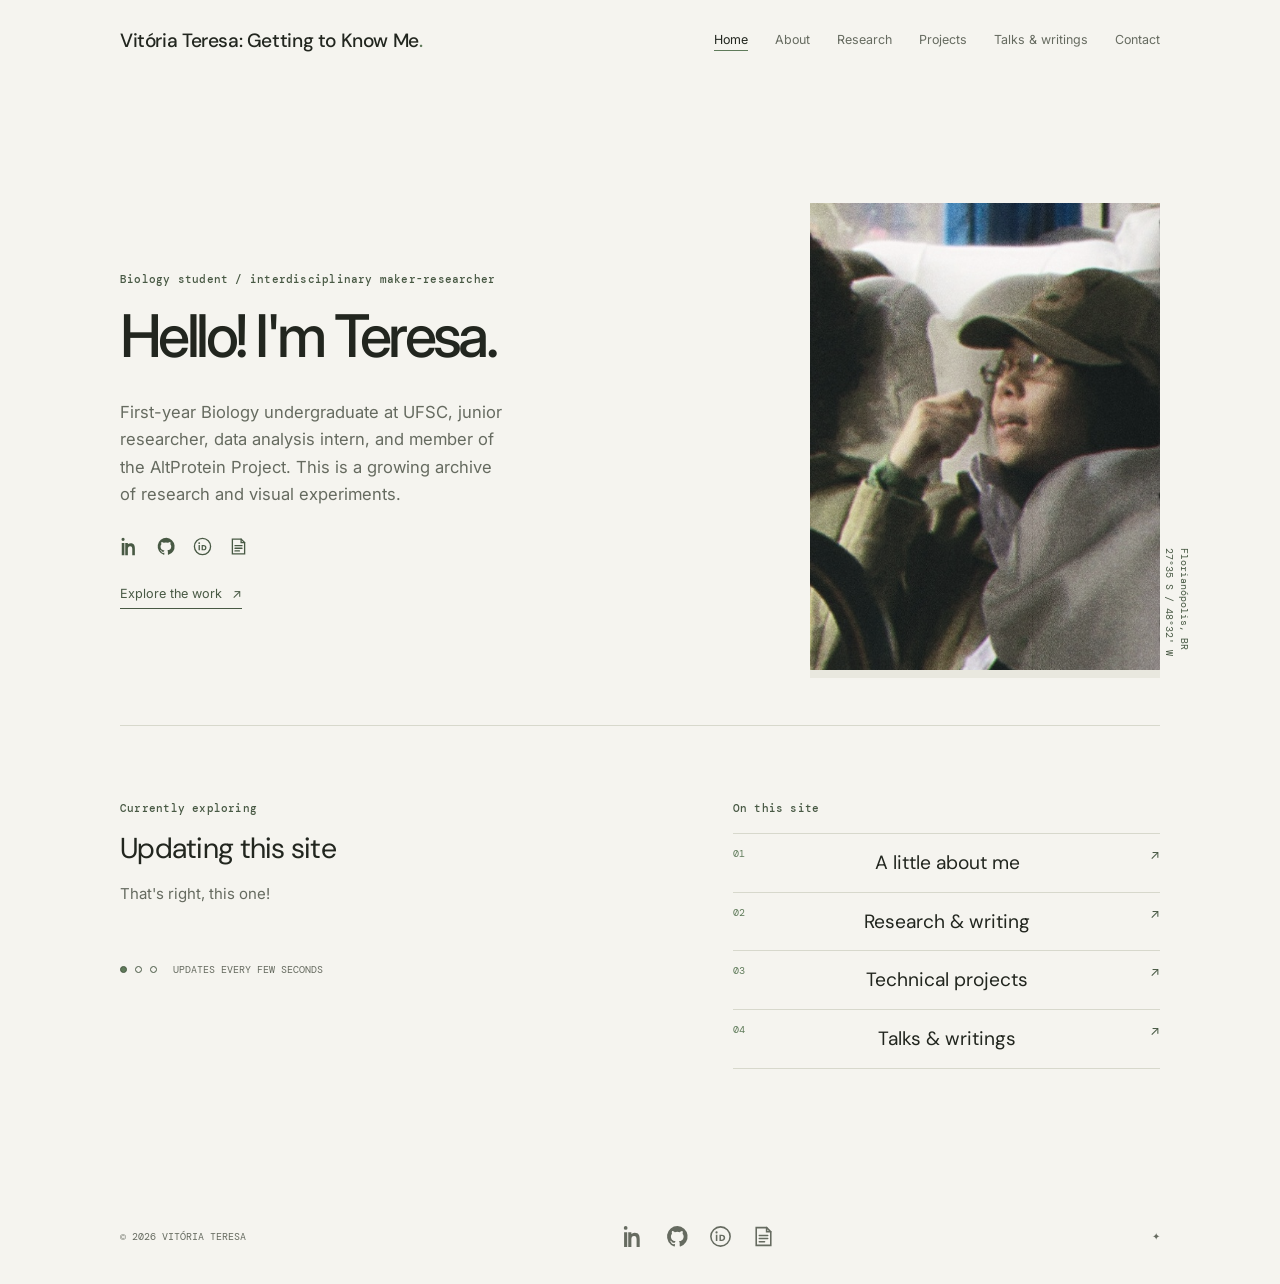
<file: index.html>
<!DOCTYPE html>
<html lang="en">
<head>
  <meta charset="UTF-8">
  <meta name="viewport" content="width=device-width, initial-scale=1.0">
  <meta name="description" content="Teresa: A Portfolio.">
  <title>Vitória Teresa — Biology &amp; making</title>
  <link rel="preconnect" href="https://fonts.googleapis.com">
  <link rel="preconnect" href="https://fonts.gstatic.com" crossorigin>
  <link href="https://fonts.googleapis.com/css2?family=DM+Mono:wght@400;500&family=DM+Sans:wght@400;500;600;700&family=Inter:wght@400;500;600&display=swap" rel="stylesheet">
  <link rel="stylesheet" href="style.css">
</head>
<body>
  <header class="site-header">
    <a href="#home" class="wordmark" data-tab-link="home">Vitória Teresa: Getting to Know Me<span class="wordmark-dot">.</span></a>
    <nav class="tab-nav" aria-label="Main navigation">
      <a href="#home" data-tab-link="home">Home</a>
      <a href="#about" data-tab-link="about">About</a>
      <a href="#research" data-tab-link="research">Research</a>
      <a href="#projects" data-tab-link="projects">Projects</a>
      <a href="#talks-writings" data-tab-link="talks-writings">Talks &amp; writings</a>
      <a href="#contact" data-tab-link="contact">Contact</a>
    </nav>
    <button class="menu-toggle" type="button" aria-label="Toggle navigation" aria-expanded="false">Menu</button>
  </header>

  <main>
    <section class="page active" id="home" data-page="home" aria-labelledby="home-title">
      <div class="hero">
        <div class="hero-copy">
          <p class="eyebrow">Biology student <span aria-hidden="true">/</span> interdisciplinary maker-researcher</p>
          <h1 id="home-title">Hello! I'm Teresa.</h1>
          <p class="hero-intro">First-year Biology undergraduate at UFSC, junior researcher, data analysis intern, and member of the AltProtein Project. This is a growing archive of research and visual experiments.</p>
          <nav class="hero-social-links" aria-label="Social profiles">
            <a href="https://www.linkedin.com/in/vitóriaconrado" target="_blank" rel="noreferrer" aria-label="LinkedIn"><svg class="social-icon" viewBox="0 0 24 24" aria-hidden="true"><path d="M5 8H2v14h3V8ZM3.5 2a1.8 1.8 0 1 0 0 3.6A1.8 1.8 0 0 0 3.5 2ZM9 8H6v14h3v-7c0-1.8.4-3.4 2.6-3.4 2.2 0 2.4 1.9 2.4 3.6V22h3v-7.4c0-3.6-.8-6.3-4.8-6.3-1.9 0-3.1 1-3.7 2H9V8Z"/></svg></a>
            <a href="https://github.com/vitoriaconrado" target="_blank" rel="noreferrer" aria-label="GitHub"><svg class="social-icon" viewBox="0 0 24 24" aria-hidden="true"><path d="M12 2a10 10 0 0 0-3.2 19.5c.5.1.7-.2.7-.5v-1.8c-2.8.6-3.4-1.2-3.4-1.2-.5-1.1-1.1-1.4-1.1-1.4-.9-.6.1-.6.1-.6 1 0 1.5 1 1 1 .9 1.5 2.4 1.1 3 .8.1-.6.3-1 .6-1.2-2.2-.3-4.5-1.1-4.5-4.8 0-1 .4-1.9 1-2.5-.1-.3-.4-1.2.1-2.5 0 0 .8-.3 2.6 1a9 9 0 0 1 4.8 0c1.8-1.3 2.6-1 2.6-1 .5 1.3.2 2.2.1 2.5.6.6 1 1.5 1 2.5 0 3.7-2.3 4.5-4.5 4.8.4.3.7.9.7 1.8V21c0 .3.2.6.7.5A10 10 0 0 0 12 2Z"/></svg></a>
            <a href="https://orcid.org/0009-0000-1204-6485" target="_blank" rel="noreferrer" aria-label="ORCID"><svg class="social-icon" viewBox="0 0 24 24" aria-hidden="true"><circle cx="12" cy="12" r="9.25" fill="none" stroke="currentColor" stroke-width="1.5"/><circle cx="8.2" cy="8.1" r="1.05"/><path d="M7.5 10.3h1.5v6.1H7.5zM11 10.3h2.1c2.2 0 3.4 1.1 3.4 3s-1.2 3.1-3.4 3.1H11v-1.3h1.9c1.3 0 2.1-.6 2.1-1.8s-.8-1.7-2.1-1.7h-.5v4.8H11v-6.1Z"/></svg></a>
            <a href="https://lattes.cnpq.br/3687382235785612" target="_blank" rel="noreferrer" aria-label="Lattes"><svg class="social-icon" viewBox="0 0 24 24" aria-hidden="true"><path d="M5 3.5h10l4 4V20.5H5V3.5Z" fill="none" stroke="currentColor" stroke-width="1.5"/><path d="M15 3.5v4h4M8 11h8M8 14h8M8 17h5" fill="none" stroke="currentColor" stroke-width="1.5" stroke-linecap="round"/></svg></a>
          </nav>
          <a class="text-link" href="#projects" data-tab-link="projects">Explore the work <span aria-hidden="true">↗</span></a>
        </div>
        <div class="hero-portrait">
          <img src="images/portrait.jpeg" alt="portrait">
          <span class="portrait-caption">Florianópolis, BR<br>27°35 S / 48°32′ W</span>
        </div>
      </div>
      <div class="home-grid">
        <div class="home-feature">
          <p class="eyebrow">Currently exploring</p>
          <div class="status-display" aria-live="polite">
            <h2 id="current-status-title">Updating this site</h2>
            <p id="current-status-description">That's right, this one!</p>
          </div>
          <div class="status-controls" aria-label="Currently exploring updates">
            <button class="status-control active" type="button" data-status-index="0" aria-label="Show update 1"></button>
            <button class="status-control" type="button" data-status-index="1" aria-label="Show update 2"></button>
            <button class="status-control" type="button" data-status-index="2" aria-label="Show update 3"></button>
            <span class="status-hint">Updates every few seconds</span>
          </div>
        </div>
        <div class="home-index">
          <p class="eyebrow">On this site</p>
          <a href="#about" data-tab-link="about"><span>01</span> A little about me <b>↗</b></a>
          <a href="#research" data-tab-link="research"><span>02</span> Research &amp; writing <b>↗</b></a>
          <a href="#projects" data-tab-link="projects"><span>03</span> Technical projects <b>↗</b></a>
          <a href="#talks-writings" data-tab-link="talks-writings"><span>04</span> Talks &amp; writings <b>↗</b></a>
        </div>
      </div>
    </section>

    <section class="page" id="about" data-page="about" aria-labelledby="about-title" hidden>
      <div class="page-heading">
        <p class="eyebrow">01 / About</p>
        <h1 id="about-title">about</h1>
      </div>
      <div class="about-layout">
        <div>
          <p class="large-copy">The obligatory credentials section.</p>
          <p>I’m Vitória Teresa (either name is fine), born and raised on the cold mountains of southern Brazil. I'm currently pursing a BSc in Biological Sciences at the Federal University of Santa Catarina (UFSC), focusing on public health, biosecurity, global risk analysis and data sciences. A member of the AltProtein Project UFSC (affiliated with The Good Food Institute), student representative on the Biological Sciences Course Board, a data analysis intern, and a junior researcher investigating Brazil’s cultivated-meat regulatory scene.</p>
        </div>
        <dl class="facts">
          <div><dt>Based in</dt><dd>Brazil</dd></div>
          <div><dt>Studying</dt><dd>Biological sciences</dd></div>
          <div><dt>Interested in</dt><dd>Public health · Data analysis · Biosecurity </dd></div>
          <div><dt>Also exploring</dt><dd>AI control/risk</dd></div>
        </dl>
      </div>
      <div class="values-section">
          <div>
            <p class="eyebrow">What I care about</p>
            <p class="section-hint">Ideas and pathways I want to make more visible.</p>
            <figure class="about-image">
              <img src="images/construction.png" alt="In construction template">
              <figcaption>A little more context, beyond the credentials.</figcaption>
            </figure>
          </div>
         <div class="values-list">
           <article><h2>Expanding youth-led initiatives and innovation</h2><p>Making independent research, collaborative project-building, and international networks more visible to students in Brazil and across the Global South.</p></article>
           <article><h2>Latin American intellectual independence</h2><p>Recognizing and contributing (in the ways that I can) to the scientific, philosophical, and historical corpus of my land.</p></article>
           <article><h2>Effective altruism frameworks</h2><p>Using cause prioritization and long-term thinking to guide decisions.</p></article>
           <article><h2>Responsible & regulated AI usage</h2><p>Discussing the risks of LLMs and other types of AI growing uncontrollably. </p></article>
         </div>
      </div>
      <div class="cv-sections">
        <div class="cv-section">
          <div><p class="eyebrow">Academic education</p><p class="section-hint">Degrees, institutions, and formal academic training.</p></div>
          <div class="cv-entries">
            <div class="cv-entry"><div class="cv-date"><img class="cv-logo" src="images/logo-ufsc.png" alt="UFSC logo"><span>2026 — now</span></div><div><h2>BSc in Biological Sciences</h2><p>Federal University of Santa Catarina (UFSC)</p></div></div>
          </div>
        </div>
        <div class="cv-section">
          <div><p class="eyebrow">Work experience</p><p class="section-hint">Research roles, internships, and professional experience.</p></div>
          <div class="cv-entries">
            <div class="cv-entry"><div class="cv-date"><img class="cv-logo" src="images/logo-descarbonize.jpg" alt="Descarbonize logo"><span>2026 — now</span></div><div><h2> Data analysis assistant intern · Descarbonize</h2><p>Analysis, research support, and building useful ways to communicate data inside Brazilian-European startup Descarbonize.</p></div></div>
            <div class="cv-entry"><div class="cv-date"><img class="cv-logo" src="images/logo-ufsc.png" alt="UFSC logo"><span>2026 — now</span></div><div><h2>Junior researcher</h2><p>Participating as a junior researcher inside the project “Current regulatory frameworks for alternative proteins: Brazil and international perspectives” &amp; currently conducting independent research on AMR and MDR-TB in southern Brazil. </p></div></div>
          </div>
        </div>
        <div class="cv-section">
          <div><p class="eyebrow">Volunteering and collaborative work</p><p class="section-hint">Student representation, volunteer research, and collaborative initiatives.</p></div>
          <div class="cv-entries">
           <div class="cv-entry"><div class="cv-date"><img class="cv-logo" src="images/logo-altprotein.webp" alt="UFSC AltProtein Project logo"><span>2026 — now</span></div><div><h2>Member, Innovation &amp; Technology Board · AltProtein Project, UFSC</h2><p>Volunteer research and outreach connected to GFI Brasil.</p></div></div>
           <div class="cv-entry"><div class="cv-date"><img class="cv-logo" src="images/logo-ufsc.png" alt="UFSC logo"><span>2026 — now</span></div><div><h2>Student representative · UFSC Biological Sciences Course Board</h2><p>Representing students in course-level academic and collaborative discussions.</p></div></div>
          </div>
        </div>
         <div class="cv-section">
          <div><p class="eyebrow">Complementary learning</p><p class="section-hint">Courses, workshops, certificates, and independent study.</p></div>
          <div class="cv-entries">
            <div class="cv-entry"><div class="cv-date"><img class="cv-logo" src="images/logo-out4u.jpg" alt="Out4Undergrad logo"><span>2026 — now</span></div><div><h2>Mentee · Out4Undergrad </h2><p>Selected for Out4Undergrad’s mentorship and professional development program.</p></div></div>

          </div>
        </div>
        <div class="cv-section language-section">
          <div><p class="eyebrow">Languages</p><p class="section-hint">Working languages and current learning.</p></div>
          <div class="language-list">
           <article class="language-entry">
             <div class="language-heading"><h2>Portuguese</h2><span>Native</span></div>
             <dl class="language-skills">
               <div><dt>Read</dt><dd>Fluently</dd></div>
               <div><dt>Speak</dt><dd>Fluently</dd></div>
               <div><dt>Write</dt><dd>Fluently</dd></div>
               <div><dt>Understand</dt><dd>Fluently</dd></div>
             </dl>
           </article>
           <article class="language-entry">
             <div class="language-heading"><h2>English</h2><span>Fluent</span></div>
             <dl class="language-skills">
               <div><dt>Read</dt><dd>Fluently</dd></div>
               <div><dt>Speak</dt><dd>Fluently</dd></div>
               <div><dt>Write</dt><dd>Fluently</dd></div>
               <div><dt>Understand</dt><dd>Fluently</dd></div>
             </dl>
           </article>
           <article class="language-entry">
             <div class="language-heading"><h2>French</h2><span>Beginner · In development</span></div>
             <dl class="language-skills">
               <div><dt>Read</dt><dd>Reasonably</dd></div>
               <div><dt>Speak</dt><dd>A little</dd></div>
               <div><dt>Write</dt><dd>A little</dd></div>
               <div><dt>Understand</dt><dd>Reasonably</dd></div>
             </dl>
           </article>
          </div>
        </div>
      </div>
    </section>

    <section class="page" id="research" data-page="research" aria-labelledby="research-title" hidden>
      <div class="page-heading"><p class="eyebrow">02 / Research</p><h1 id="research-title">research</h1></div>
      <div class="research-group">
        <div class="group-label"><p class="eyebrow">Current research</p><p>Work in progress, open questions, and ongoing investigations.</p></div>
        <div class="research-items">
          <article class="research-item"><p class="research-status">Ongoing · 2026 · UFSC</p><h2>Current regulatory frameworks for alternative proteins: Brazil and international perspectives</h2><p>The project aims to analyze the regulatory landscape applicable to alternative proteins—with an emphasis on products derived from cellular agriculture, fermentation, and other biotechnological approaches—within both Brazilian and international contexts.</p><a href="#contact" data-tab-link="contact" class="text-link">Get in touch about this work <span>↗</span></a></article>
          <article class="research-item"><p class="research-status">Ongoing · 2026 · Independent</p><h2>Multidrug-resistant tuberculosis (MDR-TB) in the Southern Region of Brazil (2009–2023): analysis of state disparities and the impact of metabolic and infectious comorbidities on clinical outcomes</h2><p>The objective of this study is to analyze spatial patterns, temporal trends and the long-term influence of infectious and metabolic comorbidities on therapeutic success and unfavorable outcomes among patients with multidrug-resistant tuberculosis in the states of Paraná, Santa Catarina, and Rio Grande do Sul between 2009 and 2023.</p><a href="#contact" data-tab-link="contact" class="text-link">Get in touch about this work <span>↗</span></a></article>
        </div>
        </div>
      </div>
      <div class="research-group">
        <div class="group-label"><p class="eyebrow">Publications and presentations</p><p>Articles, abstracts, talks, posters, and other public outputs.</p><figure class="research-image-slot"><img src="images/poster-presentation.jpeg" alt="Poster presentation at the II International Cell Ag Brazil Conference and III Conference on Alternative Proteins"><figcaption>Poster presentation · Belo Horizonte, UFMG.</figcaption></figure></div>
        <div class="research-items"><div class="research-item"><p class="research-status">Presented · 2026</p><h2>Institutional responsibilities of Anvisa and MAPA and regulatory gaps for cultivated meat in Brazil: a systematized mapping of scientific literature and official documents</h2><dl class="research-meta"><div><dt><b>Congress</b></dt><dd>II International Cell Ag Brazil Conference &amp; III Conference on Alternative Proteins</dd></div><div><dt><b>Date</b></dt><dd>October 2026</dd></div><div><dt><b>Place</b></dt><dd>Belo Horizonte, UFMG</dd></div></dl></div></div>
      </div>
      <div class="research-group upcoming-publications">
        <div class="group-label"><p class="eyebrow"><span class="upcoming-marker">Upcoming</span></p></div>
        <div class="research-items">
          <div class="research-item empty-research"><span class="upcoming-icon" aria-hidden="true">→</span><div><h2>Upcoming presentations will be added here.</h2><p>Future talks, posters, and other presentations will appear in this section as they are confirmed.</p></div></div>
        </div>
      </div>
    </section>

    <section class="page" id="projects" data-page="projects" aria-labelledby="projects-title" hidden>
      <div class="page-heading projects-heading">
        <div><p class="eyebrow">03 / Technical projects</p><h1 id="projects-title">projects</h1></div>
        <div class="filters" role="group" aria-label="Filter projects">
          <button class="filter active" type="button" data-filter="all">All</button>
          <button class="filter" type="button" data-filter="data-analysis">Data analysis</button>
          <button class="filter" type="button" data-filter="data-repository">Data repository</button>
          <button class="filter" type="button" data-filter="web">Web</button>
        </div>
      </div>
      <div class="project-list">
        <article class="project-card" data-category="data-analysis">
          <div class="project-number">01</div><div class="project-art"><img src="images/project-1.jpg" alt="Map image for the alternative-protein startup project"></div>
          <div class="project-info"><p class="eyebrow">Data analysis · 2026</p><h2>Prototype map of alternative protein startups in Brazil </h2><p>A project aimed at mapping, organizing, and visualizing the geographic distribution of Brazilian startups operating in the plant-based food, fermentation, and cultivated meat sectors. The initiative employs Python, along with geoprocessing and visualization tools. Still growing!</p><button class="text-link project-open" type="button" data-project="map">Read the project <span>↗</span></button></div>
        </article>
        <article class="project-card" data-category="data-repository">
          <div class="project-number">02</div><div class="project-art"><img src="images/projeto2.png" alt="Image for the cultivated-meat regulation repository"></div>
          <div class="project-info"><p class="eyebrow">Data repository · 2026</p><h2> Reproducible materials for the study of cultivated meat regulation (Brazil)</h2><p>Open repository containing reproducible materials for the systematic mapping  of scientific literature and official documents regarding the regulation of cultivated meat in Brazil. Includes: screening records, R analysis, and PRISMA methodology documentation.</p><button class="text-link project-open" type="button" data-project="repository">Read the project <span>↗</span></button></div>
        </article>
        <article class="project-card" data-category="web">
          <div class="project-number">03</div><div class="project-art"><img src="images/construction.png" alt="In construction template"></div>
          <div class="project-info"><p class="eyebrow">Web · ongoing</p><h2>In construction</h2><p>In construction. Come back later!</p><button class="text-link project-open" type="button" data-project="web">Read the project <span>↗</span></button></div>
        </article>      </div>
    </section>

    <section class="page" id="talks-writings" data-page="talks-writings" aria-labelledby="talks-writings-title" hidden>
      <div class="page-heading"><p class="eyebrow">04 / Talks &amp; writings</p><h1 id="talks-writings-title">talks &amp; writings</h1></div>
      <div class="talks-writing-gallery">
        <article class="talks-writing-card"><figure class="talks-writing-image-slot"><img src="images/writing1.webp" alt="Image for Regarding the Pain of Others"></figure><p class="note-date">Writings · Regarding the Pain of Others</p><h2>Regarding the Pain of Others: Crossing the Hurdle of Environmental Generalism in Science Communication</h2><p>Environmental generalism is one of the main methodologies used in ecology education: we speak of all the floods as if they were one; we speak of the wars, of the burning, of the long summers and short but devastating winters, as one single unit. (...)</p><a href="https://substack.com/home/post/p-191648159" data-tab-link="contact" class="text-link">Read <span>↗</span></a></article>
        <article class="talks-writing-card"><figure class="talks-writing-image-slot"><img src="images/portrait2.jpeg" alt="Image for A Technical Introduction on AI"></figure><p class="note-date">Talks</p><h2>A Technical and Ethical Introduction to AI</h2><p>An introductory lecture on LLMs for undergrad students, focusing on the materiality of the technology and what's actually inside the "black box". I focused on translating the basics of gradient descent, AI neural networks and why the field of AI Alignment and AI Safety has become one of the most urgent discussions in the world today.</p><a href="https://vitoriaconrado.github.io/#contact" data-tab-link="contact" class="text-link">Contact <span>↗</span></a></article>
        <article class="talks-writing-card talks-writing-card--empty"><figure class="talks-writing-image-slot"><img src="images/construction.png" alt="Placeholder for a future talks or writings image"><figcaption>In construction · come back later!</figcaption></figure><p class="note-date">Archive · soon</p><h2>More to come</h2><p>This gallery will grow with new talks, essays, posters, and working notes.</p></article>
      </div>
    </section>

    <section class="page" id="contact" data-page="contact" aria-labelledby="contact-title" hidden>
      <div class="contact-page">
        <p class="eyebrow">05 / Contact</p>
        <h1 id="contact-title">contact</h1>
        <p class="large-copy">Have a project, a paper, or a curious thread to share?</p>
        <a class="email-link" href="mailto:vv.ss.teresa@gmail.com">vv.ss.teresa@gmail.com <span>↗</span></a>
        <div class="contact-directory">
          <p class="eyebrow">Find me elsewhere</p>
          <div class="contact-links">
            <a href="https://www.linkedin.com/in/vitóriaconrado" target="_blank" rel="noreferrer"><span class="contact-icon">in</span><span>LinkedIn<small>Professional profile</small></span><b>↗</b></a>
            <a href="https://github.com/vitoriaconrado" target="_blank" rel="noreferrer"><span class="contact-icon">⌘</span><span>GitHub<small>Code and repositories</small></span><b>↗</b></a>
            <a href="https://orcid.org/0009-0000-1204-6485" target="_blank" rel="noreferrer"><span class="contact-icon">iD</span><span>ORCID<small>Researcher identifier</small></span><b>↗</b></a>
            <a href="https://lattes.cnpq.br/3687382235785612" target="_blank" rel="noreferrer"><span class="contact-icon">L</span><span>Lattes<small>Academic curriculum</small></span><b>↗</b></a>
          </div>
        </div>
        <a href="#home" data-tab-link="home" class="back-link">Back to the beginning ↑</a>
      </div>
    </section>
  </main>

  <footer class="site-footer">
    <span>© 2026 Vitória Teresa</span>
    <nav class="social-links" aria-label="Social links">
      <a href="https://www.linkedin.com/in/vitóriaconrado" target="_blank" rel="noreferrer" aria-label="LinkedIn"><svg class="social-icon" viewBox="0 0 24 24" aria-hidden="true"><path d="M5 8H2v14h3V8ZM3.5 2a1.8 1.8 0 1 0 0 3.6A1.8 1.8 0 0 0 3.5 2ZM9 8H6v14h3v-7c0-1.8.4-3.4 2.6-3.4 2.2 0 2.4 1.9 2.4 3.6V22h3v-7.4c0-3.6-.8-6.3-4.8-6.3-1.9 0-3.1 1-3.7 2H9V8Z"/></svg></a>
      <a href="https://github.com/vitoriaconrado" target="_blank" rel="noreferrer" aria-label="GitHub"><svg class="social-icon" viewBox="0 0 24 24" aria-hidden="true"><path d="M12 2a10 10 0 0 0-3.2 19.5c.5.1.7-.2.7-.5v-1.8c-2.8.6-3.4-1.2-3.4-1.2-.5-1.1-1.1-1.4-1.1-1.4-.9-.6.1-.6.1-.6 1 0 1.5 1 1.5 1 .9 1.5 2.4 1.1 3 .8.1-.6.3-1 .6-1.2-2.2-.3-4.5-1.1-4.5-4.8 0-1 .4-1.9 1-2.5-.1-.3-.4-1.2.1-2.5 0 0 .8-.3 2.6 1a9 9 0 0 1 4.8 0c1.8-1.3 2.6-1 2.6-1 .5 1.3.2 2.2.1 2.5.6.6 1 1.5 1 2.5 0 3.7-2.3 4.5-4.5 4.8.4.3.7.9.7 1.8V21c0 .3.2.6.7.5A10 10 0 0 0 12 2Z"/></svg></a>
      <a href="https://orcid.org/0009-0000-1204-6485" target="_blank" rel="noreferrer" aria-label="ORCID"><svg class="social-icon" viewBox="0 0 24 24" aria-hidden="true"><circle cx="12" cy="12" r="9.25" fill="none" stroke="currentColor" stroke-width="1.5"/><circle cx="8.2" cy="8.1" r="1.05"/><path d="M7.5 10.3h1.5v6.1H7.5zM11 10.3h2.1c2.2 0 3.4 1.1 3.4 3s-1.2 3.1-3.4 3.1H11v-1.3h1.9c1.3 0 2.1-.6 2.1-1.8s-.8-1.7-2.1-1.7h-.5v4.8H11v-6.1Z"/></svg></a>
      <a href="https://lattes.cnpq.br/3687382235785612" target="_blank" rel="noreferrer" aria-label="Lattes"><svg class="social-icon" viewBox="0 0 24 24" aria-hidden="true"><path d="M5 3.5h10l4 4V20.5H5V3.5Z" fill="none" stroke="currentColor" stroke-width="1.5"/><path d="M15 3.5v4h4M8 11h8M8 14h8M8 17h5" fill="none" stroke="currentColor" stroke-width="1.5" stroke-linecap="round"/></svg></a>
    </nav>
    <span> <span aria-hidden="true">✦</span></span>
  </footer>

  <dialog class="project-dialog" aria-labelledby="dialog-title">
    <button class="dialog-close" type="button" aria-label="Close project details">×</button>
    <p class="eyebrow" id="dialog-kicker">Research · 2026</p><h2 id="dialog-title">Brazil’s bio-startup map</h2><p id="dialog-copy">A visual index of companies working with biology, health, and the environment across Brazil.</p><a id="dialog-link" class="text-link" href="projects/startups_map.html" target="_blank" rel="noreferrer">Open interactive map ↗</a>
  </dialog>
  <script src="script.js"></script>
</body>
</html>
</file>
<file: style.css>
:root {
  --paper: #f5f4ef;
  --paper-deep: #e9e8df;
  --ink: #22261f;
  --ink-soft: #666b60;
  --sage: #72826a;
  --sage-deep: #485944;
  --accent: #5f7b5a;
  --rule: #d7d8cc;
  --serif: "DM Sans", "Inter", Arial, sans-serif;
  --sans: "Inter", Arial, sans-serif;
  --mono: "DM Mono", monospace;
}
* { box-sizing: border-box; }
html { scroll-behavior: smooth; }
body { margin: 0; background: var(--paper); color: var(--ink); font-family: var(--sans); font-size: 15px; line-height: 1.65; -webkit-font-smoothing: antialiased; }
a { color: inherit; }
button { color: inherit; font: inherit; }
.site-header { display: flex; align-items: center; justify-content: space-between; max-width: 1120px; margin: 0 auto; padding: 28px 40px; }
.wordmark { font: 500 1.2rem var(--serif); text-decoration: none; letter-spacing: -.02em; }
.wordmark-dot { color: var(--accent); }
.tab-nav { display: flex; gap: 27px; }
.tab-nav a { color: var(--ink-soft); font-size: .78rem; text-decoration: none; transition: color .2s; }
.tab-nav a:hover, .tab-nav a.active { color: var(--ink); }
.tab-nav a.active { text-decoration: underline; text-decoration-color: var(--accent); text-underline-offset: 6px; }
.menu-toggle { display: none; border: 0; background: none; font-size: .75rem; }
main { max-width: 1120px; min-height: calc(100vh - 120px); margin: 0 auto; padding: 0 40px; }
.page { padding: 75px 0 110px; animation: enter .45s ease both; }
.page[hidden] { display: none; }
@keyframes enter { from { opacity: 0; transform: translateY(10px); } to { opacity: 1; transform: none; } }
.eyebrow, .note-date { margin: 0 0 18px; color: var(--sage-deep); font: 500 .68rem var(--mono); letter-spacing: .02em; }
h1, h2 { font-family: var(--serif); font-weight: 400; line-height: 1.06; }
h1 { margin: 0; color: var(--ink); font: 500 clamp(1.9rem, 4vw, 3.3rem)/1.1 var(--mono); letter-spacing: -.06em; text-transform: lowercase; }
.hero h1 { font: 500 clamp(2.5rem, 4.6vw, 4.7rem)/1.08 var(--sans); letter-spacing: -.06em; text-transform: none; }
h2 { margin: 0; font-size: 1.65rem; letter-spacing: -.025em; }
p { margin-top: 0; }
.hero { display: grid; grid-template-columns: 1fr 350px; align-items: center; gap: 100px; min-height: 570px; border-bottom: 1px solid var(--rule); }
.hero-intro { max-width: 390px; margin: 31px 0 27px; color: var(--ink-soft); font-size: 1.04rem; }
.hero-social-links { display: flex; flex-direction: row; align-items: center; width: max-content; gap: 15px; margin: 0 0 24px; }
.hero-social-links a { color: var(--sage-deep); text-decoration: none; transition: color .2s, transform .2s; }
.hero-social-links a:hover { color: var(--accent); transform: translateY(-2px); }
.hero-social-links .social-icon { width: 21px; height: 21px; }
.text-link { display: inline-flex; align-items: center; gap: 10px; color: var(--sage-deep); border: 0; border-bottom: 1px solid currentColor; background: none; padding: 0 0 3px; font-size: .79rem; text-decoration: none; cursor: pointer; transition: gap .2s, color .2s; }
.text-link:hover { color: var(--accent); gap: 15px; }
.hero-portrait { position: relative; width: min(100%, 350px); aspect-ratio: 3 / 4; background: var(--paper-deep); }
.hero-portrait img { width: 100%; height: 100%; object-fit: cover; filter: saturate(.72); }
.portrait-caption { position: absolute; right: -31px; bottom: 22px; color: var(--sage-deep); font: .62rem/1.5 var(--mono); writing-mode: vertical-rl; }
.home-grid { display: grid; grid-template-columns: 1.2fr 1fr; gap: 100px; padding: 75px 0 25px; }
.home-feature h2 { max-width: 420px; margin-bottom: 18px; font-size: 1.8rem; }
.home-feature > p:last-child { max-width: 480px; color: var(--ink-soft); }
.status-display { min-height: 130px; }
.status-display h2, .status-display p { transition: opacity .18s ease, transform .18s ease; }
.status-display .status-changing { opacity: 0; transform: translateY(5px); }
.status-display p { max-width: 480px; color: var(--ink-soft); }
.status-controls { display: flex; align-items: center; gap: 8px; }
.status-control { width: 7px; height: 7px; padding: 0; border: 1px solid var(--sage-deep); border-radius: 50%; background: transparent; cursor: pointer; }
.status-control.active { background: var(--accent); }
.status-hint { margin-left: 8px; color: var(--ink-soft); font: .6rem var(--mono); text-transform: uppercase; }
.home-index a { display: flex; justify-content: space-between; padding: 13px 0; border-top: 1px solid var(--rule); font-family: var(--serif); font-size: 1.2rem; text-decoration: none; }
.home-index a:last-child { border-bottom: 1px solid var(--rule); }
.home-index a span { color: var(--accent); font: .65rem var(--mono); }
.home-index a b { color: var(--sage-deep); font: .8rem var(--sans); }
.page-heading { margin-bottom: 75px; }
.about-layout { display: grid; grid-template-columns: 1.1fr .9fr; gap: 120px; max-width: 950px; }
.large-copy { font: 400 2rem/1.2 var(--serif); letter-spacing: -.025em; }
.about-layout > div > p:last-child { max-width: 470px; color: var(--ink-soft); }
.facts { margin: 0; border-top: 1px solid var(--rule); }
.facts div { display: grid; grid-template-columns: 110px 1fr; gap: 18px; padding: 13px 0; border-bottom: 1px solid var(--rule); }
.facts dt { color: var(--sage-deep); font: .65rem var(--mono); text-transform: uppercase; }
.facts dd { margin: 0; font-size: .85rem; }
.about-image { width: 205px; margin: auto 0 0; }
.about-image img { display: block; width: 100%; aspect-ratio: 4 / 5; object-fit: cover; filter: grayscale(.25); }
.about-image figcaption { margin-top: 8px; color: var(--ink-soft); font: .62rem var(--mono); }
.values-section > div:first-child > .eyebrow::before,
.cv-section > div:first-child > .eyebrow::before,
.group-label > .eyebrow::before { content: ""; display: inline-block; width: 5px; height: 5px; margin: 0 8px 2px 0; border-radius: 50%; background: var(--accent); }
.values-section { display: grid; grid-template-columns: 260px 1fr; align-items: stretch; gap: 80px; margin-top: 85px; padding: 30px 0; border-top: 1px solid var(--rule); border-bottom: 1px solid var(--rule); }
.values-section > div:first-child { display: flex; flex-direction: column; }
.values-list { display: grid; grid-template-columns: repeat(2, 1fr); gap: 22px 32px; }
.values-list article { padding-top: 14px; border-top: 1px solid var(--rule); }
.values-list h2 { margin: 0 0 7px; font-size: 1.15rem; }
.values-list p { margin: 0; color: var(--ink-soft); font-size: .8rem; }
.cv-sections { margin-top: 105px; border-top: 1px solid var(--rule); }
.cv-section { display: grid; grid-template-columns: 260px 1fr; gap: 80px; padding: 30px 0; border-bottom: 1px solid var(--rule); }
.section-hint, .group-label > p:last-child { max-width: 210px; color: var(--ink-soft); font-size: .8rem; }
.cv-entries { border-top: 1px solid var(--rule); }
.cv-entry { display: grid; grid-template-columns: 125px 1fr; gap: 18px; padding: 17px 0; border-bottom: 1px solid var(--rule); }
.cv-entry:last-child { border-bottom: 0; }
.cv-entry > span, .cv-date > span, .research-status, .empty-research > span { color: var(--accent); font: .65rem var(--mono); text-transform: uppercase; }
.cv-entry h2 { margin: 0 0 3px; font-size: 1.25rem; }
.cv-entry p { margin: 0; color: var(--ink-soft); font-size: .82rem; }
.cv-date { display: flex; align-items: center; gap: 7px; white-space: nowrap; }
.cv-logo { width: 34px; height: 34px; flex: 0 0 34px; object-fit: cover; border: 1px solid var(--rule); border-radius: 7px; filter: grayscale(1) saturate(.2); transition: filter .25s ease, transform .25s ease; }
.cv-logo:hover, .cv-logo:focus-visible { filter: grayscale(0) saturate(1); transform: scale(1.05); }
.empty-entry h2, .empty-research h2 { color: var(--ink-soft); }
.language-list { border-top: 1px solid var(--rule); }
.language-entry { display: grid; grid-template-columns: 175px 1fr; gap: 20px; align-items: baseline; padding: 12px 0; border-bottom: 1px solid var(--rule); }
.language-heading { display: flex; align-items: baseline; justify-content: space-between; gap: 20px; }
.language-heading h2 { margin: 0; font-size: 1.25rem; }
.language-heading span { color: var(--sage-deep); font: .65rem var(--mono); text-transform: uppercase; }
.language-skills { display: grid; grid-template-columns: repeat(4, 1fr); gap: 8px 14px; margin: 0; }
.language-skills div { display: flex; flex-direction: column; gap: 2px; }
.language-skills dt { color: var(--ink-soft); font: .6rem var(--mono); text-transform: uppercase; }
.language-skills dd { margin: 0; font-size: .78rem; }
.research-group { display: grid; grid-template-columns: 260px 1fr; gap: 80px; padding: 30px 0 55px; border-top: 1px solid var(--rule); }
.research-items { border-top: 1px solid var(--rule); }
.research-item { padding: 25px 0; border-bottom: 1px solid var(--rule); }
.research-item h2 { margin: 0 0 12px; font-size: 1.8rem; }
.research-item > p:not(.research-status) { max-width: 560px; color: var(--ink-soft); }
.research-item .text-link { margin-top: 5px; }
.upcoming-publications { position: relative; margin-top: 8px; padding: 30px 24px 55px; border: 1px solid rgba(95,123,90,.35); background: rgba(95,123,90,.07); }
.upcoming-publications::before { content: ""; position: absolute; top: -1px; left: -1px; width: 7px; height: calc(100% + 2px); background: var(--accent); }
.upcoming-publications .group-label { padding-left: 14px; }
.upcoming-publications .eyebrow { color: var(--accent); }
.upcoming-marker { display: inline-block; margin-right: 7px; padding: 4px 7px; border-radius: 2px; background: var(--accent); color: var(--paper); font-size: .58rem; letter-spacing: .04em; text-transform: uppercase; }
.upcoming-publications .research-items { border-top-color: rgba(95,123,90,.35); }
.upcoming-publications .research-item { padding: 25px 14px; border-bottom-color: rgba(95,123,90,.35); }
.upcoming-icon { color: var(--accent); font: 1.2rem var(--mono); }
.upcoming-publications .research-status { color: var(--accent); }
.research-meta { display: grid; gap: 10px; max-width: 560px; margin: 24px 0 0; }
.research-meta div { display: grid; grid-template-columns: 90px 1fr; gap: 18px; padding-top: 10px; border-top: 1px solid rgba(95,123,90,.25); }
.research-meta dt { color: var(--accent); font: .62rem var(--mono); text-transform: uppercase; }
.research-meta dd { margin: 0; color: var(--ink-soft); font-size: .82rem; }
.upcoming-publications .research-item:last-child h2 { max-width: 560px; font-size: 1.5rem; }
.research-image-slot { width: 100%; margin: 25px 0 0; }
.research-image-slot img { display: block; width: 100%; aspect-ratio: 3 / 4; object-fit: cover; border: 1px solid var(--rule); background: var(--paper-deep); filter: grayscale(1); transition: filter .3s ease, transform .3s ease; }
.research-image-slot img:hover, .research-image-slot img:focus-visible { filter: grayscale(0); transform: scale(1.015); }
.research-image-slot figcaption { margin-top: 8px; color: var(--ink-soft); font: .62rem var(--mono); }
.research-image-slot code { color: var(--sage-deep); }
.empty-research { display: grid; grid-template-columns: 35px 1fr; gap: 15px; }
.empty-research h2 { margin-bottom: 5px; font-size: 1.4rem; }
.empty-research p { margin: 0; color: var(--ink-soft); font-size: .85rem; }
.talks-writing-gallery { display: grid; grid-template-columns: repeat(2, minmax(0, 1fr)); gap: 42px 34px; }
.talks-writing-card { display: flex; min-height: 290px; flex-direction: column; align-items: flex-start; padding: 20px 0; border-top: 1px solid var(--rule); }
.talks-writing-image-slot { width: 100%; max-width: 230px; margin: 0 0 18px; }
.talks-writing-image-slot img { display: block; width: 100%; aspect-ratio: 4 / 3; object-fit: cover; border: 1px solid var(--rule); background: var(--paper-deep); filter: grayscale(.25); }
.talks-writing-image-slot figcaption { margin-top: 8px; color: var(--ink-soft); font: .6rem var(--mono); }
.talks-writing-card h2 { margin: 0 0 20px; font-size: 1.7rem; }
.talks-writing-card > p:not(.note-date) { margin-bottom: 20px; color: var(--ink-soft); }
.talks-writing-card .text-link { margin-top: auto; }
.talks-writing-card--empty { border-top-style: dashed; }
.projects-heading { display: flex; align-items: end; justify-content: space-between; }
.filters { display: flex; flex-wrap: wrap; justify-content: end; gap: 10px 18px; max-width: 390px; }
.filter { padding: 0 0 4px; border: 0; border-bottom: 1px solid transparent; background: none; color: var(--ink-soft); font-size: .75rem; cursor: pointer; }
.filter.active, .filter:hover { border-color: var(--accent); color: var(--ink); }
.project-card { display: grid; grid-template-columns: 45px 270px 1fr; gap: 28px; padding: 25px 0; border-top: 1px solid var(--rule); }
.project-card:last-child { border-bottom: 1px solid var(--rule); }
.project-number { color: var(--accent); font: .68rem var(--mono); }
.project-art { position: relative; display: flex; align-items: center; justify-content: center; min-height: 190px; overflow: hidden; color: var(--ink); font: 500 1rem var(--mono); text-transform: uppercase; }
.project-art img { display: block; width: 100%; height: 100%; min-height: 190px; object-fit: cover; filter: grayscale(1) saturate(.35); transition: filter .35s ease, transform .35s ease; }
.project-art:hover img, .project-art:focus-within img { filter: grayscale(0) saturate(1); transform: scale(1.025); }
.project-card[hidden] { display: none; }
.project-art::after { content: "image slot"; position: absolute; right: 10px; bottom: 8px; color: var(--sage-deep); font: .55rem var(--mono); letter-spacing: .05em; opacity: .7; text-transform: uppercase; }
.project-art.has-image::after { display: none; }
.project-art i { position: absolute; font: 4rem var(--serif); opacity: .7; }
.project-art span { z-index: 1; text-align: center; }
.art-map { background: #d2dacf; background-image: linear-gradient(45deg, transparent 45%, #abbab0 46%, transparent 48%), linear-gradient(-30deg, transparent 42%, #abbab0 43%, transparent 45%); }
.art-specimen { background: #d8d2bf; }
.art-specimen i { right: 25px; bottom: -20px; }
.art-cells { background: #c8d0b9; }
.project-info { align-self: center; max-width: 480px; }
.project-info .eyebrow { margin-bottom: 10px; }
.project-info h2 { margin-bottom: 12px; }
.project-info p:not(.eyebrow) { margin-bottom: 18px; color: var(--ink-soft); }
.contact-page { min-height: 590px; display: flex; flex-direction: column; justify-content: center; }
.contact-page h1 { margin-bottom: 30px; }
.email-link { width: fit-content; color: var(--sage-deep); border-bottom: 1px solid currentColor; font: 1.3rem var(--serif); text-decoration: none; }
.email-link span { color: var(--accent); font: .9rem var(--sans); }
.contact-directory { margin-top: 70px; }
.contact-directory > .eyebrow { margin-bottom: 12px; }
.contact-links { display: grid; grid-template-columns: repeat(4, 1fr); border-top: 1px solid var(--rule); }
.contact-links a { display: flex; align-items: center; gap: 12px; padding: 16px 12px 16px 0; border-bottom: 1px solid var(--rule); color: var(--ink); text-decoration: none; }
.contact-links a:hover { color: var(--accent); }
.contact-icon { display: inline-flex; align-items: center; justify-content: center; flex: 0 0 auto; width: 28px; height: 28px; border: 1px solid currentColor; border-radius: 50%; color: var(--sage-deep); font: 500 .62rem var(--mono); text-transform: none; }
.contact-links a > span:nth-child(2) { display: flex; flex-direction: column; font: .8rem var(--mono); }
.contact-links small { margin-top: 3px; color: var(--ink-soft); font: .6rem var(--sans); }
.contact-links b { margin-left: auto; color: var(--accent); font-weight: 400; }
.back-link { margin-top: 34px; color: var(--ink-soft); font: .7rem var(--mono); text-decoration: none; }
.site-footer { display: flex; align-items: center; justify-content: space-between; gap: 25px; max-width: 1120px; margin: 0 auto; padding: 20px 40px 35px; color: var(--ink-soft); font: .65rem var(--mono); text-transform: uppercase; }
.social-links { display: flex; flex-wrap: wrap; justify-content: center; gap: 18px; }
.social-links a { color: var(--ink-soft); text-decoration: none; }
.social-links a:hover { color: var(--accent); }
.social-icon { width: 25px; height: 25px; fill: currentColor; display: block; }
.project-dialog { width: min(520px, calc(100% - 40px)); padding: 45px; border: 1px solid var(--rule); background: var(--paper); color: var(--ink); box-shadow: 0 25px 80px #22261f25; }
.project-dialog::backdrop { background: #22261f55; backdrop-filter: blur(3px); }
.project-dialog h2 { margin-bottom: 15px; font-size: 2.4rem; }
.project-dialog #dialog-copy { margin-bottom: 28px; color: var(--ink-soft); }
.dialog-close { position: absolute; top: 15px; right: 20px; border: 0; background: none; font-size: 1.7rem; cursor: pointer; }
@media (max-width: 700px) {
  .site-header { padding: 22px 22px; }
  .tab-nav { position: absolute; z-index: 3; top: 64px; right: 22px; display: none; flex-direction: column; gap: 12px; padding: 18px 20px; border: 1px solid var(--rule); background: var(--paper); box-shadow: 0 12px 30px #22261f10; }
  .tab-nav.open { display: flex; }
  .menu-toggle { display: block; }
  main { padding: 0 22px; }
  .page { padding-top: 55px; }
  .hero { grid-template-columns: 1fr; gap: 35px; min-height: auto; padding-bottom: 65px; }
  .hero-portrait { width: 180px; order: -1; }
  .portrait-caption { right: -25px; }
  h1 { font-size: 2rem; }
  .hero h1 { font-size: 2.4rem; }
  .home-grid, .about-layout { grid-template-columns: 1fr; gap: 55px; padding-top: 60px; }
  .about-image { width: 150px; margin-top: 32px; }
  .values-section { grid-template-columns: 1fr; gap: 20px; margin-top: 70px; }
  .talks-writing-gallery { grid-template-columns: 1fr; gap: 0; }
  .talks-writing-card { min-height: 230px; }
  .talks-writing-image-slot { max-width: 190px; }
  .upcoming-publications { padding: 24px 16px 40px 20px; }
  .upcoming-publications .group-label { padding-left: 8px; }
  .research-meta div { grid-template-columns: 1fr; gap: 4px; }
  .values-list { gap: 20px; }
  .language-entry { grid-template-columns: 1fr; gap: 8px; }
  .language-skills { gap: 8px 10px; }
  .cv-sections { margin-top: 70px; }
  .section-hint, .group-label > p:last-child { max-width: 330px; }
  .cv-entry { grid-template-columns: 1fr; gap: 10px; }
  .cv-date { gap: 8px; }
  .page-heading { margin-bottom: 55px; }
  .projects-heading { display: block; }
  .filters { margin-top: 35px; }
  .project-card { grid-template-columns: 28px 1fr; gap: 12px; }
  .project-art, .project-info { grid-column: 2; }
  .project-art { min-height: 170px; }
  .contact-directory { margin-top: 60px; }
  .contact-links { grid-template-columns: 1fr 1fr; }
  .contact-links a { padding-right: 8px; }
  .site-footer { flex-wrap: wrap; padding: 20px 22px 28px; }
  .site-footer .social-links { order: 3; width: 100%; justify-content: flex-start; }
}
</file>
